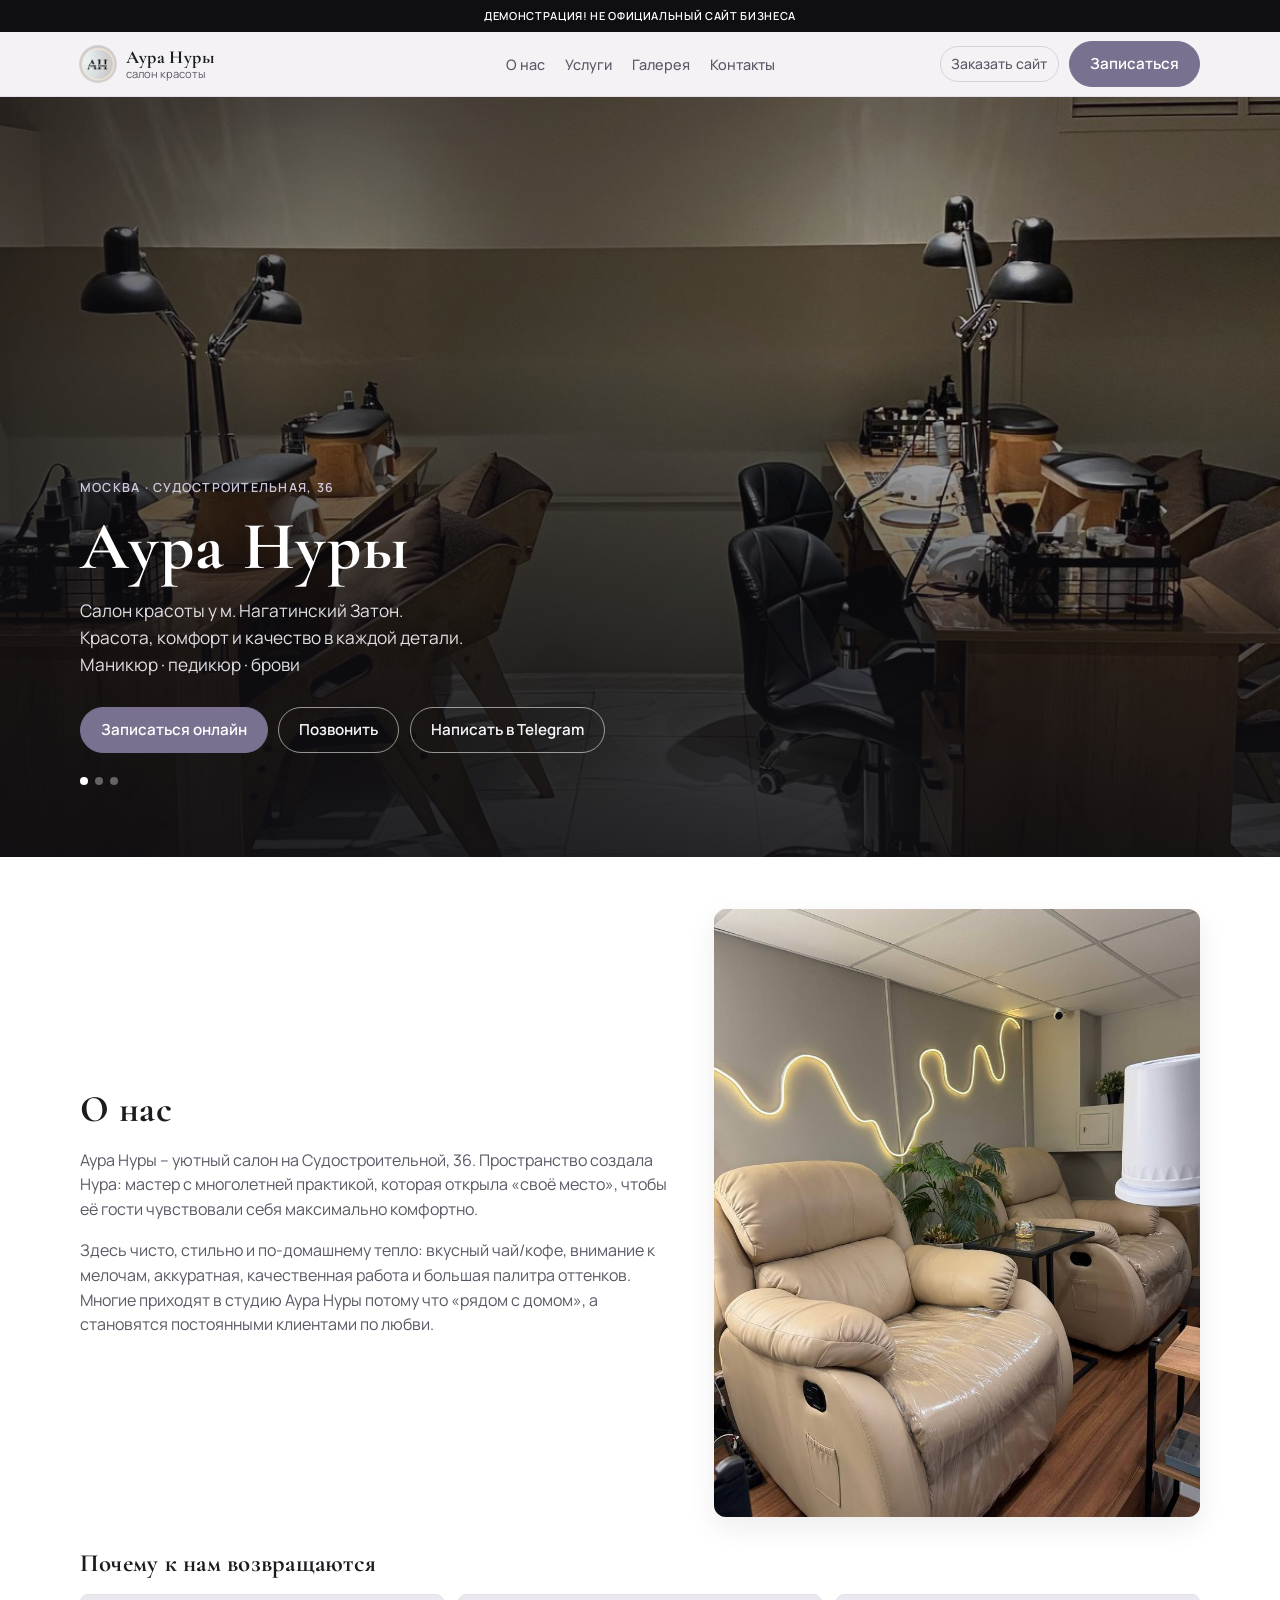
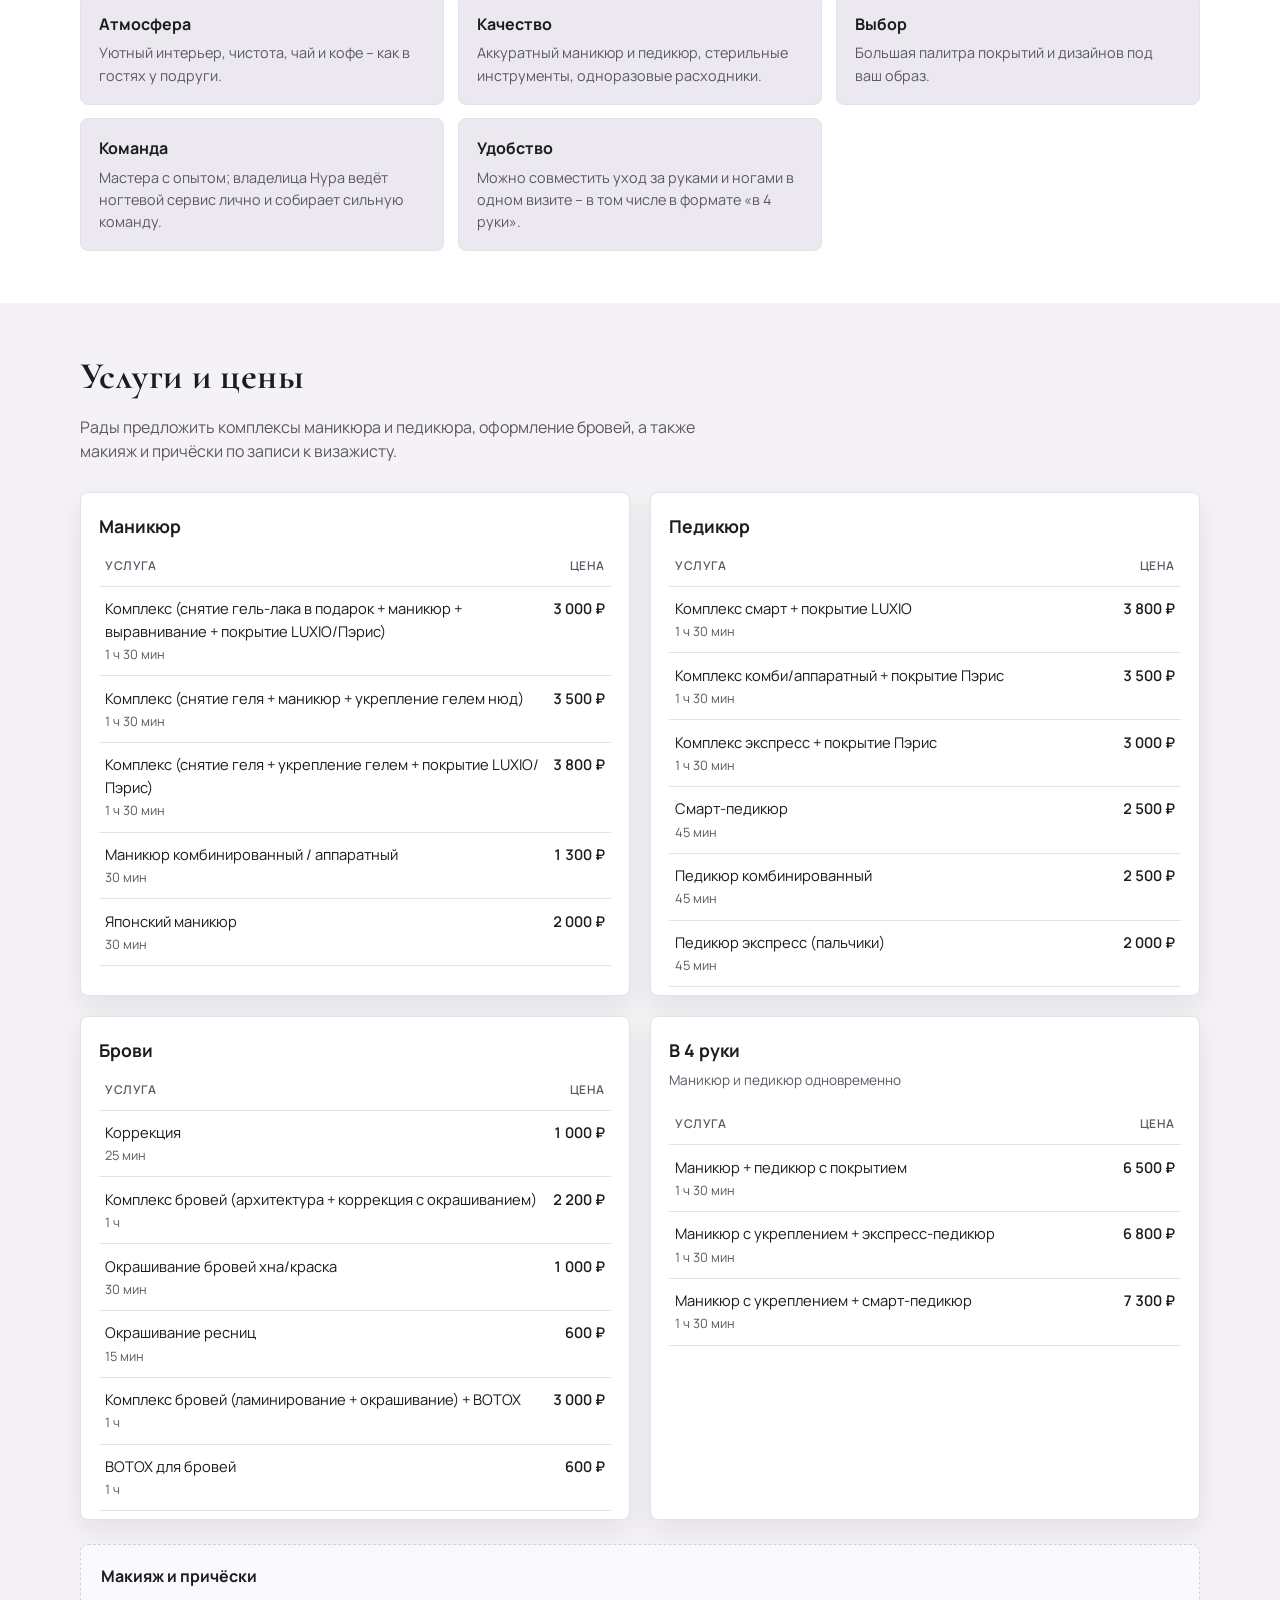
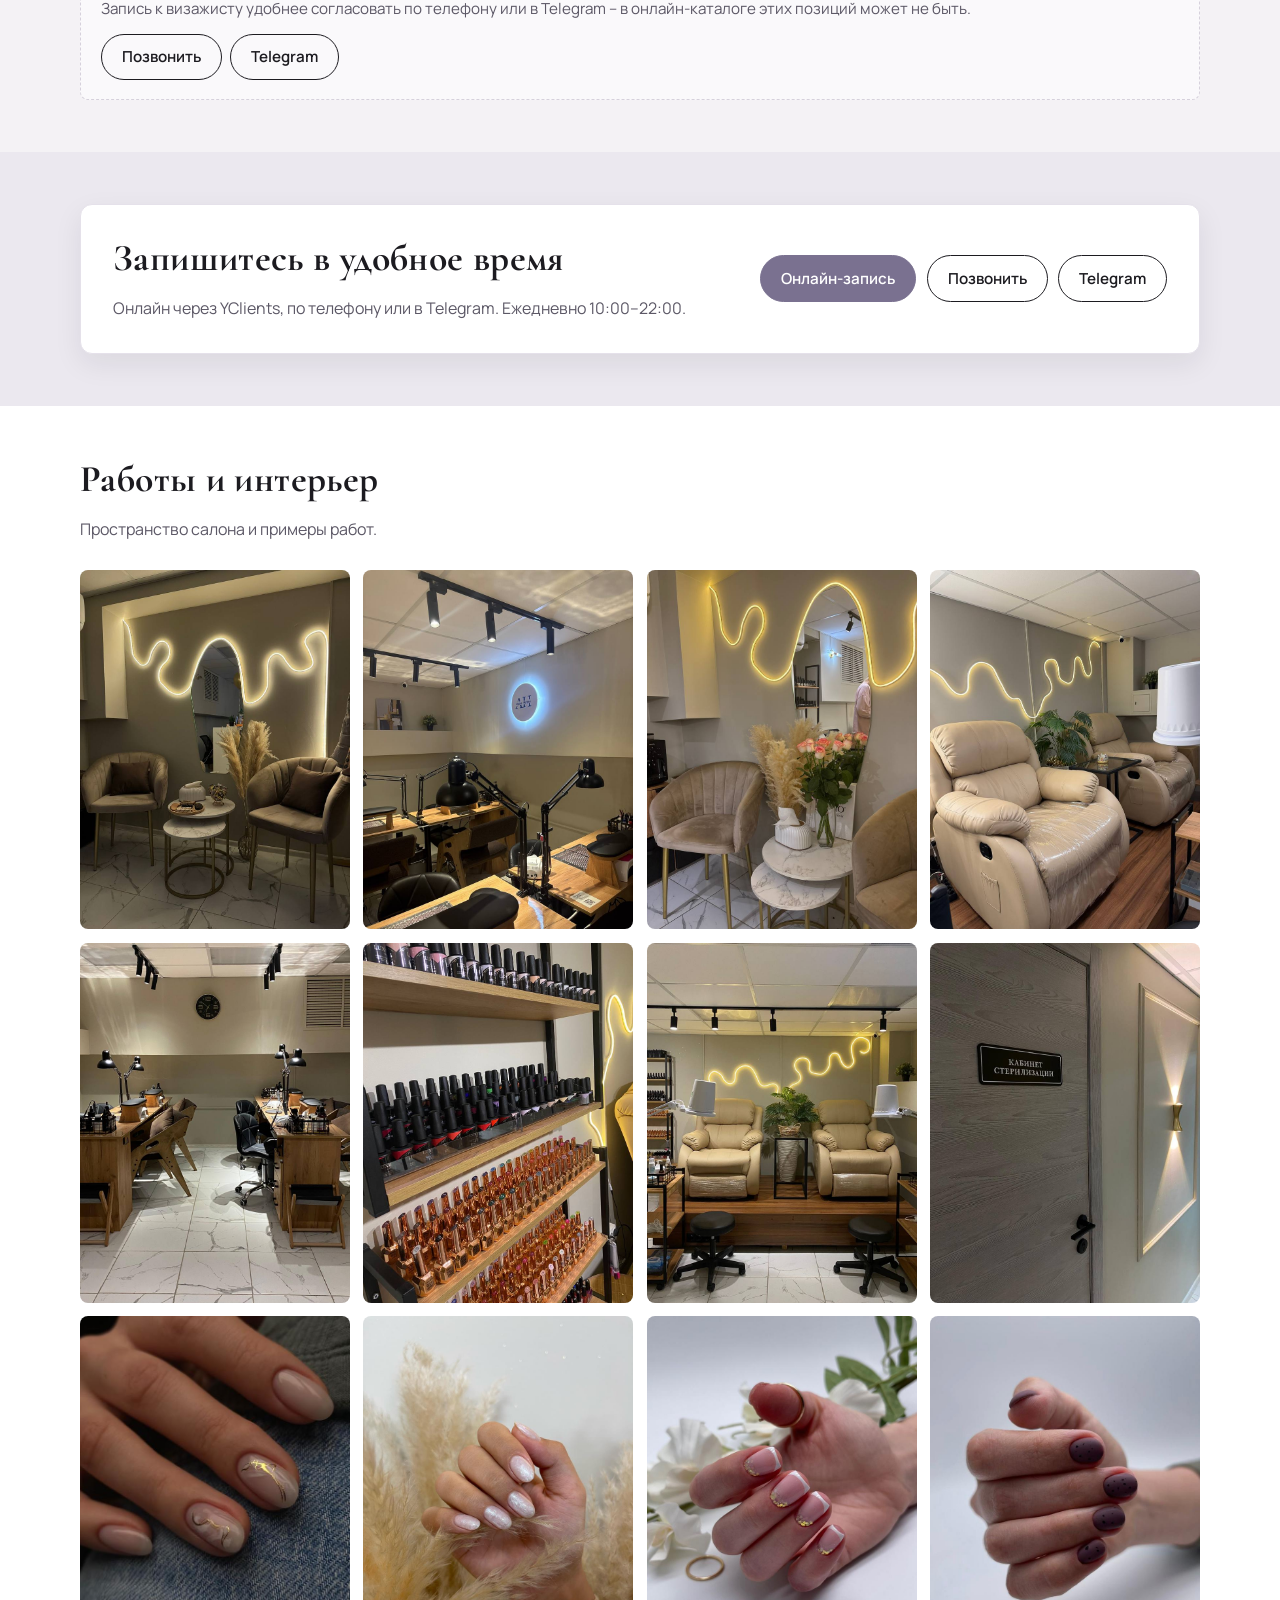
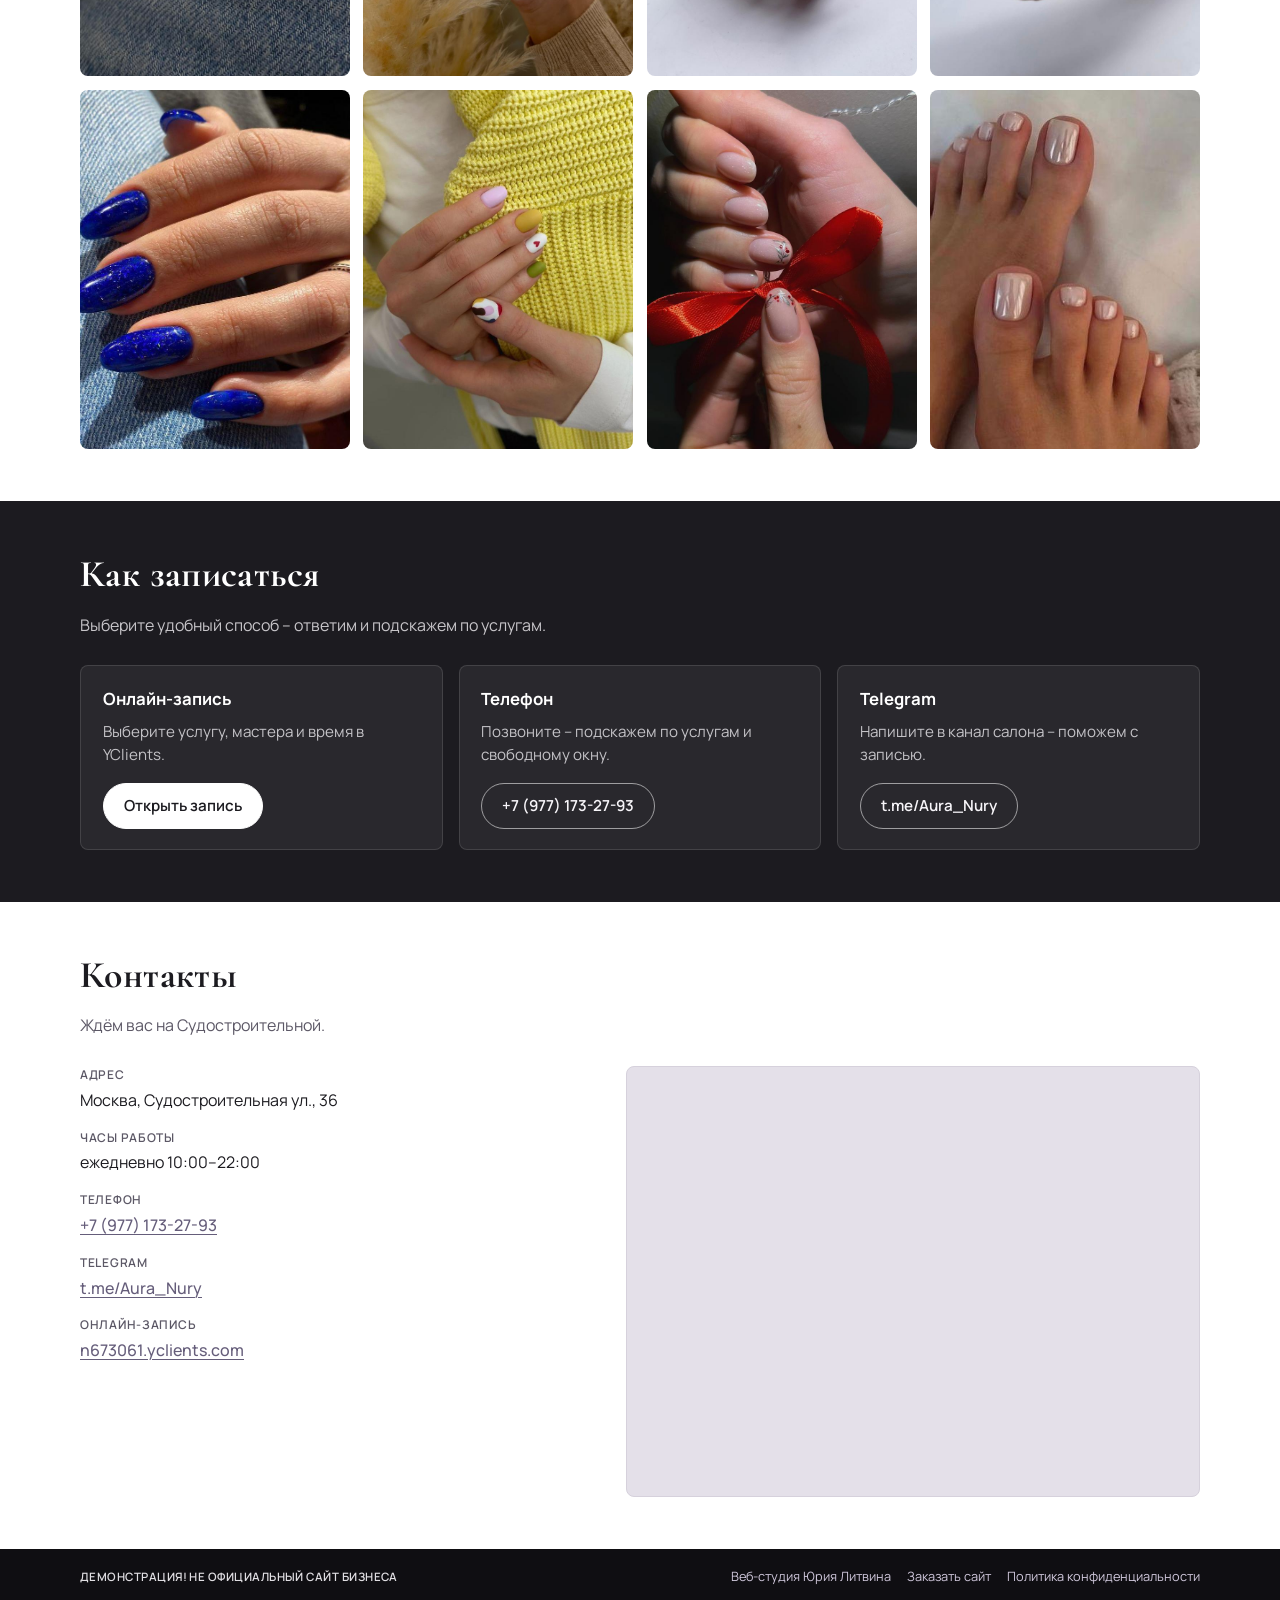
<file: index.html>
<!DOCTYPE html>
<html lang="ru">
<head>
  <meta charset="utf-8">
  <meta name="viewport" content="width=device-width, initial-scale=1.0">
  <meta name="robots" content="noindex, nofollow">
  <title>Аура Нуры – салон красоты у м. Нагатинский Затон</title>
  <meta name="description" content="Салон красоты «Аура Нуры» в Москве на Судостроительной, 36: маникюр, педикюр, брови. Уют, чистота и качество. Запись онлайн. Ежедневно 10:00–22:00.">
  <meta name="theme-color" content="#7a7190">

  <link rel="icon" sizes="any" href="logos/favicon.ico">
  <link rel="icon" type="image/png" sizes="32x32" href="logos/favicon-32x32.png">
  <link rel="apple-touch-icon" sizes="180x180" href="logos/apple-touch-icon.png">
  <link rel="preload" href="fonts/manrope-400.ttf" as="font" type="font/ttf" crossorigin>
  <link rel="preload" href="fonts/cormorant-garamond-700.ttf" as="font" type="font/ttf" crossorigin>
  <link rel="stylesheet" href="css/fonts.css">
  <link rel="stylesheet" href="css/styles.css">
</head>
<body>
  <a class="skip-link" href="#main">К содержанию</a>

  <div class="demo-strip" role="note">ДЕМОНСТРАЦИЯ! НЕ ОФИЦИАЛЬНЫЙ САЙТ БИЗНЕСА</div>

  <header class="site-header">
    <div class="wrap header-inner">
      <a class="brand" href="index.html">
        <img src="logos/logo.jpg" width="36" height="36" alt="">
        <span class="brand-text">
          <span class="brand-name">Аура Нуры</span>
          <span class="brand-sub">салон красоты</span>
        </span>
      </a>

      <nav class="header-nav" aria-label="Разделы">
        <ul class="nav-desktop">
          <li><a href="#about">О нас</a></li>
          <li><a href="#services">Услуги</a></li>
          <li><a href="#gallery">Галерея</a></li>
          <li><a href="#contacts">Контакты</a></li>
        </ul>
      </nav>

      <div class="header-actions">
        <a class="header-order" href="https://litviniuv.ru/webstudio/order/?c=a9nr">Заказать сайт</a>
        <a class="btn btn-primary header-cta" href="https://n673061.yclients.com/">Записаться</a>
      </div>

      <button class="burger" type="button" aria-expanded="false" aria-controls="mobile-nav" aria-label="Открыть меню">
        <span class="burger-lines" aria-hidden="true"><span></span><span></span><span></span></span>
      </button>
    </div>

    <div class="mobile-nav" id="mobile-nav">
      <div class="wrap">
        <nav aria-label="Мобильное меню">
          <ul>
            <li><a href="https://litviniuv.ru/webstudio/order/?c=a9nr">Заказать сайт</a></li>
            <li><a href="#about">О нас</a></li>
            <li><a href="#services">Услуги</a></li>
            <li><a href="#gallery">Галерея</a></li>
            <li><a href="#booking">Запись</a></li>
            <li><a href="#contacts">Контакты</a></li>
          </ul>
        </nav>
      </div>
    </div>
  </header>

  <main id="main">
    <section class="hero-photo" aria-labelledby="hero-title">
      <div class="hero-slides" aria-hidden="true">
        <img class="hero-slide is-active" src="images/hero-01-workstations.jpg" width="1200" height="1600" alt="" fetchpriority="high">
        <img class="hero-slide" src="images/hero-02-pedicure-zone.jpg" width="1200" height="1600" alt="" loading="lazy">
        <img class="hero-slide" src="images/hero-03-gel-palette.jpg" width="1200" height="1600" alt="" loading="lazy">
      </div>
      <div class="hero-scrim" aria-hidden="true"></div>
      <div class="hero-content">
        <p class="hero-kicker">Москва · Судостроительная, 36</p>
        <h1 id="hero-title">Аура Нуры</h1>
        <p class="hero-lead">
          <span>Салон красоты у м. Нагатинский Затон.</span>
          <span>Красота, комфорт и качество в каждой детали.</span>
          <span>Маникюр · педикюр · брови</span>
        </p>
        <div class="hero-actions">
          <a class="btn btn-primary" href="https://n673061.yclients.com/">Записаться онлайн</a>
          <a class="btn btn-ghost-light" href="tel:+79771732793">Позвонить</a>
          <a class="btn btn-ghost-light" href="https://t.me/Aura_Nury">Написать в Telegram</a>
        </div>
        <div class="hero-dots" role="group" aria-label="Слайды героя">
          <button type="button" class="hero-dot is-active" aria-label="Слайд 1"></button>
          <button type="button" class="hero-dot" aria-label="Слайд 2"></button>
          <button type="button" class="hero-dot" aria-label="Слайд 3"></button>
        </div>
      </div>
    </section>

    <section class="section section-surface" id="about" aria-labelledby="about-title">
      <div class="wrap">
        <div class="about-grid">
          <div class="about-copy">
            <h2 class="section-title" id="about-title">О нас</h2>
            <p>Аура Нуры – уютный салон на Судостроительной, 36. Пространство создала Нура: мастер с многолетней практикой, которая открыла «своё место», чтобы её гости чувствовали себя максимально комфортно.</p>
            <p>Здесь чисто, стильно и по-домашнему тепло: вкусный чай/кофе, внимание к мелочам, аккуратная, качественная работа и большая палитра оттенков. Многие приходят в студию Аура Нуры потому что «рядом с домом», а становятся постоянными клиентами по любви.</p>
          </div>
          <div class="about-visual">
            <img src="images/interior-pedicure-armchairs.jpg" width="825" height="1100" alt="Зона педикюра в салоне Аура Нуры" loading="lazy">
          </div>
        </div>
        <h3 class="about-why-heading">Почему к нам возвращаются</h3>
        <div class="why-grid">
          <article class="why-card">
            <h3>Атмосфера</h3>
            <p>Уютный интерьер, чистота, чай и кофе – как в гостях у подруги.</p>
          </article>
          <article class="why-card">
            <h3>Качество</h3>
            <p>Аккуратный маникюр и педикюр, стерильные инструменты, одноразовые расходники.</p>
          </article>
          <article class="why-card">
            <h3>Выбор</h3>
            <p>Большая палитра покрытий и дизайнов под ваш образ.</p>
          </article>
          <article class="why-card">
            <h3>Команда</h3>
            <p>Мастера с опытом; владелица Нура ведёт ногтевой сервис лично и собирает сильную команду.</p>
          </article>
          <article class="why-card">
            <h3>Удобство</h3>
            <p>Можно совместить уход за руками и ногами в одном визите – в том числе в формате «в 4 руки».</p>
          </article>
        </div>
      </div>
    </section>

    <section class="section" id="services" aria-labelledby="services-title">
      <div class="wrap">
        <h2 class="section-title" id="services-title">Услуги и цены</h2>
        <p class="section-lead">Рады предложить комплексы маникюра и педикюра, оформление бровей, а также макияж и причёски по записи к визажисту.</p>

        <div class="price-groups">
          <div class="price-group">
            <h3>Маникюр</h3>
            <div class="price-table-scroll">
              <table class="price-table">
                <thead>
                  <tr><th>Услуга</th><th>Цена</th></tr>
                </thead>
                <tbody>
                  <tr>
                    <td>Комплекс (снятие гель-лака в подарок + маникюр + выравнивание + покрытие LUXIO/Пэрис)<span class="dur">1 ч 30 мин</span></td>
                    <td>3 000 ₽</td>
                  </tr>
                  <tr>
                    <td>Комплекс (снятие геля + маникюр + укрепление гелем нюд)<span class="dur">1 ч 30 мин</span></td>
                    <td>3 500 ₽</td>
                  </tr>
                  <tr>
                    <td>Комплекс (снятие геля + укрепление гелем + покрытие LUXIO/Пэрис)<span class="dur">1 ч 30 мин</span></td>
                    <td>3 800 ₽</td>
                  </tr>
                  <tr>
                    <td>Маникюр комбинированный / аппаратный<span class="dur">30 мин</span></td>
                    <td>1 300 ₽</td>
                  </tr>
                  <tr>
                    <td>Японский маникюр<span class="dur">30 мин</span></td>
                    <td>2 000 ₽</td>
                  </tr>
                </tbody>
              </table>
            </div>
          </div>

          <div class="price-group">
            <h3>Педикюр</h3>
            <div class="price-table-scroll">
              <table class="price-table">
                <thead>
                  <tr><th>Услуга</th><th>Цена</th></tr>
                </thead>
                <tbody>
                  <tr>
                    <td>Комплекс смарт + покрытие LUXIO<span class="dur">1 ч 30 мин</span></td>
                    <td>3 800 ₽</td>
                  </tr>
                  <tr>
                    <td>Комплекс комби/аппаратный + покрытие Пэрис<span class="dur">1 ч 30 мин</span></td>
                    <td>3 500 ₽</td>
                  </tr>
                  <tr>
                    <td>Комплекс экспресс + покрытие Пэрис<span class="dur">1 ч 30 мин</span></td>
                    <td>3 000 ₽</td>
                  </tr>
                  <tr>
                    <td>Смарт-педикюр<span class="dur">45 мин</span></td>
                    <td>2 500 ₽</td>
                  </tr>
                  <tr>
                    <td>Педикюр комбинированный<span class="dur">45 мин</span></td>
                    <td>2 500 ₽</td>
                  </tr>
                  <tr>
                    <td>Педикюр экспресс (пальчики)<span class="dur">45 мин</span></td>
                    <td>2 000 ₽</td>
                  </tr>
                </tbody>
              </table>
            </div>
          </div>

          <div class="price-group">
            <h3>Брови</h3>
            <div class="price-table-scroll">
              <table class="price-table">
                <thead>
                  <tr><th>Услуга</th><th>Цена</th></tr>
                </thead>
                <tbody>
                  <tr>
                    <td>Коррекция<span class="dur">25 мин</span></td>
                    <td>1 000 ₽</td>
                  </tr>
                  <tr>
                    <td>Комплекс бровей (архитектура + коррекция с окрашиванием)<span class="dur">1 ч</span></td>
                    <td>2 200 ₽</td>
                  </tr>
                  <tr>
                    <td>Окрашивание бровей хна/краска<span class="dur">30 мин</span></td>
                    <td>1 000 ₽</td>
                  </tr>
                  <tr>
                    <td>Окрашивание ресниц<span class="dur">15 мин</span></td>
                    <td>600 ₽</td>
                  </tr>
                  <tr>
                    <td>Комплекс бровей (ламинирование + окрашивание) + BOTOX<span class="dur">1 ч</span></td>
                    <td>3 000 ₽</td>
                  </tr>
                  <tr>
                    <td>BOTOX для бровей<span class="dur">1 ч</span></td>
                    <td>600 ₽</td>
                  </tr>
                </tbody>
              </table>
            </div>
          </div>

          <div class="price-group">
            <h3>В 4 руки</h3>
            <p class="tier-note">Маникюр и педикюр одновременно</p>
            <div class="price-table-scroll">
              <table class="price-table">
                <thead>
                  <tr><th>Услуга</th><th>Цена</th></tr>
                </thead>
                <tbody>
                  <tr>
                    <td>Маникюр + педикюр с покрытием<span class="dur">1 ч 30 мин</span></td>
                    <td>6 500 ₽</td>
                  </tr>
                  <tr>
                    <td>Маникюр с укреплением + экспресс-педикюр<span class="dur">1 ч 30 мин</span></td>
                    <td>6 800 ₽</td>
                  </tr>
                  <tr>
                    <td>Маникюр с укреплением + смарт-педикюр<span class="dur">1 ч 30 мин</span></td>
                    <td>7 300 ₽</td>
                  </tr>
                </tbody>
              </table>
            </div>
          </div>
        </div>

        <div class="services-extra">
          <h3>Макияж и причёски</h3>
          <p>Запись к визажисту удобнее согласовать по телефону или в Telegram – в онлайн-каталоге этих позиций может не быть.</p>
          <div class="services-extra-actions">
            <a class="btn btn-ghost" href="tel:+79771732793">Позвонить</a>
            <a class="btn btn-ghost" href="https://t.me/Aura_Nury">Telegram</a>
          </div>
        </div>

      </div>
    </section>

    <section class="section section-alt" id="offer" aria-labelledby="offer-title">
      <div class="wrap offer-box">
        <div>
          <h2 class="section-title" id="offer-title">Запишитесь в удобное время</h2>
          <p class="section-lead" style="margin-bottom:0">Онлайн через YClients, по телефону или в Telegram. Ежедневно 10:00–22:00.</p>
        </div>
        <div class="offer-actions">
          <a class="btn btn-primary" href="https://n673061.yclients.com/">Онлайн-запись</a>
          <a class="btn btn-ghost" href="tel:+79771732793">Позвонить</a>
          <a class="btn btn-ghost" href="https://t.me/Aura_Nury">Telegram</a>
        </div>
      </div>
    </section>

    <section class="section section-surface" id="gallery" aria-labelledby="gallery-title">
      <div class="wrap">
        <h2 class="section-title" id="gallery-title">Работы и интерьер</h2>
        <p class="section-lead">Пространство салона и примеры работ.</p>
        <div class="gallery-grid">
          <figure><img src="images/interior-lounge-neon-arch.jpg" width="825" height="1100" alt="Зона ожидания с неоновой аркой" loading="lazy"></figure>
          <figure><img src="images/interior-manicure-room-logo-wall.jpg" width="824" height="1100" alt="Маникюрный зал с вывеской на стене" loading="lazy"></figure>
          <figure><img src="images/interior-lounge-flowers.jpg" width="824" height="1100" alt="Уютная зона отдыха с цветами" loading="lazy"></figure>
          <figure><img src="images/interior-pedicure-armchairs.jpg" width="825" height="1100" alt="Кресла зоны педикюра" loading="lazy"></figure>
          <figure><img src="images/interior-manicure-workstations.jpg" width="1028" height="1100" alt="Рабочие места мастеров маникюра" loading="lazy"></figure>
          <figure><img src="images/interior-gel-polish-palette.jpg" width="825" height="1100" alt="Палитра гель-лаков" loading="lazy"></figure>
          <figure><img src="images/interior-pedicure-zone.jpg" width="939" height="1100" alt="Зона педикюра" loading="lazy"></figure>
          <figure><img src="images/interior-sterilization-room-door.jpg" width="825" height="1100" alt="Кабинет стерилизации" loading="lazy"></figure>
          <figure><img src="images/work-manicure-nude-gold-design.jpg" width="562" height="1000" alt="Нюдовый маникюр с золотом" loading="lazy"></figure>
          <figure><img src="images/work-manicure-milky-pampas.jpg" width="750" height="1000" alt="Молочный маникюр" loading="lazy"></figure>
          <figure><img src="images/work-manicure-pink-gold-lines.jpg" width="750" height="1000" alt="Розовый маникюр с линиями" loading="lazy"></figure>
          <figure><img src="images/work-manicure-burgundy.jpg" width="750" height="1000" alt="Бордовый маникюр" loading="lazy"></figure>
          <figure><img src="images/work-manicure-cobalt-blue.jpg" width="828" height="811" alt="Кобальтовый маникюр" loading="lazy"></figure>
          <figure><img src="images/work-manicure-colorful-art.jpg" width="832" height="1000" alt="Дизайн с ярким рисунком" loading="lazy"></figure>
          <figure><img src="images/work-manicure-nude-floral.jpg" width="750" height="1000" alt="Нюд с цветочным дизайном" loading="lazy"></figure>
          <figure><img src="images/work-pedicure-nude-chrome.jpg" width="685" height="621" alt="Педикюр нюд с хромом" loading="lazy"></figure>
        </div>
      </div>
    </section>

    <section class="section section-dark" id="booking" aria-labelledby="booking-title">
      <div class="wrap">
        <h2 class="section-title" id="booking-title">Как записаться</h2>
        <p class="section-lead">Выберите удобный способ – ответим и подскажем по услугам.</p>
        <div class="book-cards">
          <div class="book-card">
            <h3>Онлайн-запись</h3>
            <p>Выберите услугу, мастера и время в YClients.</p>
            <a class="btn btn-light" href="https://n673061.yclients.com/">Открыть запись</a>
          </div>
          <div class="book-card">
            <h3>Телефон</h3>
            <p>Позвоните – подскажем по услугам и свободному окну.</p>
            <a class="btn btn-ghost-light" href="tel:+79771732793">+7 (977) 173-27-93</a>
          </div>
          <div class="book-card">
            <h3>Telegram</h3>
            <p>Напишите в канал салона – поможем с записью.</p>
            <a class="btn btn-ghost-light" href="https://t.me/Aura_Nury">t.me/Aura_Nury</a>
          </div>
        </div>
      </div>
    </section>

    <section class="section section-surface" id="contacts" aria-labelledby="contacts-title">
      <div class="wrap">
        <h2 class="section-title" id="contacts-title">Контакты</h2>
        <p class="section-lead">Ждём вас на Судостроительной.</p>
        <div class="contacts-grid">
          <ul class="contacts-list">
            <li>
              <span class="contacts-label">Адрес</span>
              <span>Москва, Судостроительная ул., 36</span>
            </li>
            <li>
              <span class="contacts-label">Часы работы</span>
              <span>ежедневно 10:00–22:00</span>
            </li>
            <li>
              <span class="contacts-label">Телефон</span>
              <a href="tel:+79771732793">+7 (977) 173-27-93</a>
            </li>
            <li>
              <span class="contacts-label">Telegram</span>
              <a href="https://t.me/Aura_Nury">t.me/Aura_Nury</a>
            </li>
            <li>
              <span class="contacts-label">Онлайн-запись</span>
              <a href="https://n673061.yclients.com/">n673061.yclients.com</a>
            </li>
          </ul>
          <div class="map-wrap">
            <iframe
              title="Аура Нуры на карте"
              src="https://yandex.ru/map-widget/v1/?ll=37.687832%2C55.684287&amp;z=16&amp;pt=37.687832%2C55.684287%2Cpm2rdm"
              allowfullscreen
              loading="lazy"
              referrerpolicy="no-referrer-when-downgrade"></iframe>
          </div>
        </div>
      </div>
    </section>
  </main>

  <footer class="site-footer">
    <div class="wrap footer-line">
      <span class="footer-demo">ДЕМОНСТРАЦИЯ! НЕ ОФИЦИАЛЬНЫЙ САЙТ БИЗНЕСА</span>
      <div class="footer-links">
        <a href="https://litviniuv.ru/webstudio/">Веб-студия Юрия Литвина</a>
        <a href="https://litviniuv.ru/webstudio/order/?c=a9nr">Заказать сайт</a>
        <a class="privacy-link" href="privacy-policy/">Политика конфиденциальности</a>
      </div>
    </div>
  </footer>

  <script src="js/main.js" defer></script>
</body>
</html>
</file>
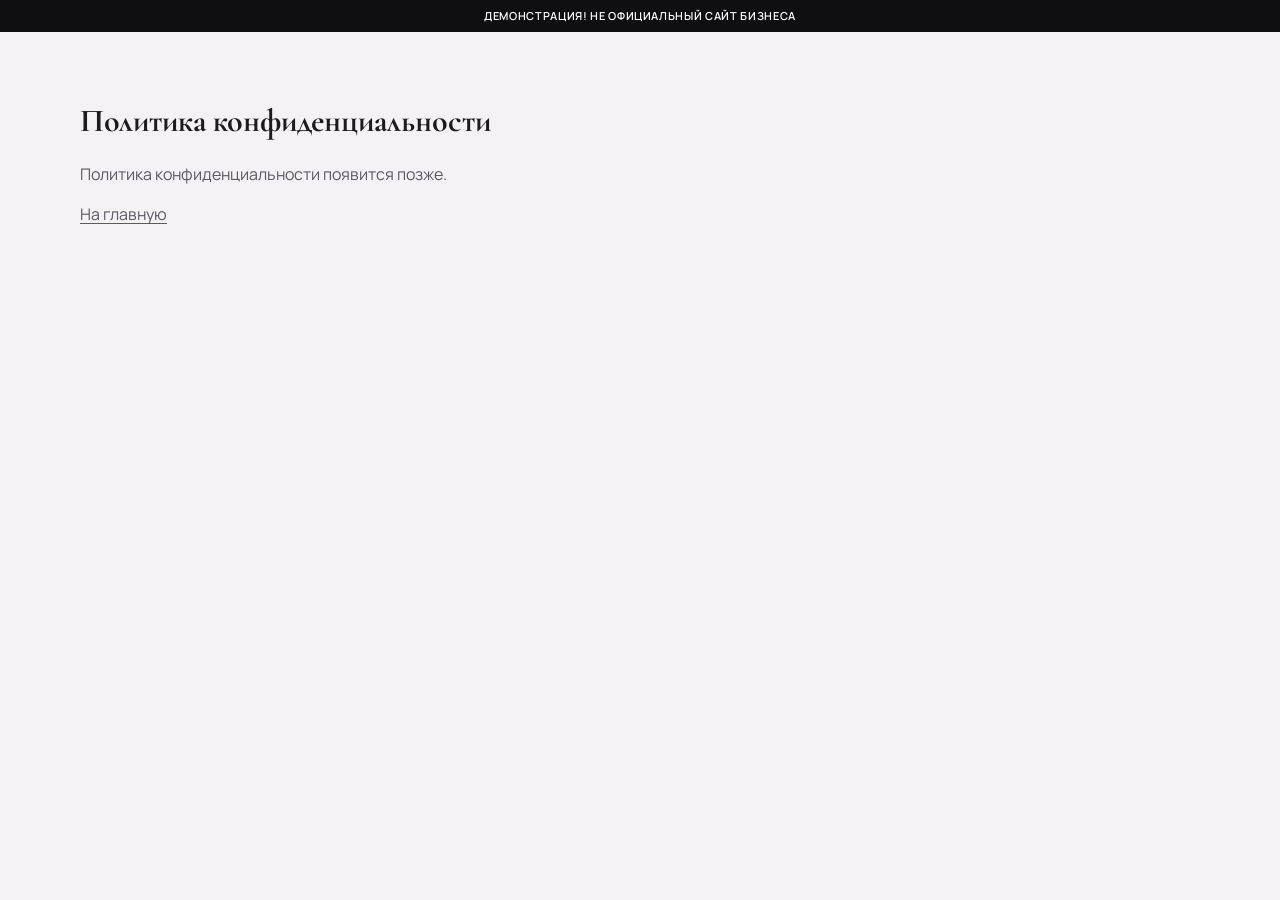
<file: privacy-policy/index.html>
<!DOCTYPE html>
<html lang="ru">
<head>
  <meta charset="utf-8">
  <meta name="viewport" content="width=device-width, initial-scale=1.0">
  <meta name="robots" content="noindex, nofollow">
  <title>Политика конфиденциальности – Аура Нуры</title>
  <meta name="theme-color" content="#7a7190">
  <link rel="icon" sizes="any" href="../logos/favicon.ico">
  <link rel="icon" type="image/png" sizes="32x32" href="../logos/favicon-32x32.png">
  <link rel="apple-touch-icon" sizes="180x180" href="../logos/apple-touch-icon.png">
  <link rel="stylesheet" href="../css/fonts.css">
  <link rel="stylesheet" href="../css/styles.css">
</head>
<body>
  <div class="demo-strip" role="note">ДЕМОНСТРАЦИЯ! НЕ ОФИЦИАЛЬНЫЙ САЙТ БИЗНЕСА</div>
  <main class="page-shell">
    <div class="wrap">
      <h1>Политика конфиденциальности</h1>
      <p>Политика конфиденциальности появится позже.</p>
      <p><a href="../index.html">На главную</a></p>
    </div>
  </main>
</body>
</html>
</file>
<file: css/fonts.css>
/* Cormorant Garamond (display) + Manrope (body) – OFL, self-hosted */
@font-face {
  font-family: "Cormorant Garamond";
  font-style: normal;
  font-weight: 600;
  font-display: swap;
  src: url("../fonts/cormorant-garamond-600.ttf") format("truetype");
}
@font-face {
  font-family: "Cormorant Garamond";
  font-style: normal;
  font-weight: 700;
  font-display: swap;
  src: url("../fonts/cormorant-garamond-700.ttf") format("truetype");
}
@font-face {
  font-family: "Manrope";
  font-style: normal;
  font-weight: 400;
  font-display: swap;
  src: url("../fonts/manrope-400.ttf") format("truetype");
}
@font-face {
  font-family: "Manrope";
  font-style: normal;
  font-weight: 500;
  font-display: swap;
  src: url("../fonts/manrope-500.ttf") format("truetype");
}
@font-face {
  font-family: "Manrope";
  font-style: normal;
  font-weight: 600;
  font-display: swap;
  src: url("../fonts/manrope-600.ttf") format("truetype");
}
@font-face {
  font-family: "Manrope";
  font-style: normal;
  font-weight: 700;
  font-display: swap;
  src: url("../fonts/manrope-700.ttf") format("truetype");
}
</file>
<file: css/styles.css>
/* Аура Нуры – demo C2. Fork B palette from logo (silvery / lavender-gray). */
:root {
  --bg: #f4f2f5;
  --bg-soft: #ebe8ef;
  --bg-alt: #e4e0e9;
  --surface: #ffffff;
  --ink: #1c1b20;
  --ink-deep: #0f0e12;
  --muted: #5c5866;
  --muted-2: #6e6978;
  --line: #d6d1dc;
  --line-soft: #e5e1ea;
  --accent: #7a7190;
  --accent-hover: #655d7a;
  --accent-soft: #9a92a8;
  --on-accent: #ffffff;
  --hero-ink: #f7f5f9;
  --max: 1120px;
  --header-h: 64px;
  --strip-h: 32px;
  --font: "Manrope", system-ui, -apple-system, "Segoe UI", Roboto, Arial, sans-serif;
  --font-display: "Cormorant Garamond", "Times New Roman", Georgia, serif;
  --radius: 8px;
  --shadow: 0 10px 28px rgba(28, 27, 32, 0.08);
}

*,
*::before,
*::after {
  box-sizing: border-box;
}

html {
  scroll-behavior: smooth;
}

#about,
#services,
#offer,
#gallery,
#booking,
#contacts {
  scroll-margin-top: calc(var(--strip-h) + var(--header-h) + 0.5rem);
}

body {
  margin: 0;
  font-family: var(--font);
  font-weight: 400;
  font-size: 16px;
  line-height: 1.55;
  color: var(--ink);
  background: var(--bg);
  -webkit-font-smoothing: antialiased;
  overflow-x: hidden;
}

img {
  max-width: 100%;
  height: auto;
  display: block;
}

a {
  color: inherit;
  text-decoration-thickness: 1px;
  text-underline-offset: 0.18em;
}

a:hover {
  opacity: 0.88;
}

:focus-visible {
  outline: 2px solid var(--accent);
  outline-offset: 3px;
}

.skip-link {
  position: absolute;
  left: -9999px;
  top: 0;
  background: var(--ink);
  color: var(--on-accent);
  padding: 0.5rem 1rem;
  z-index: 10000;
}

.skip-link:focus {
  left: 0.5rem;
  top: 0.5rem;
}

.wrap {
  width: min(100% - 2rem, var(--max));
  margin-inline: auto;
}

/* Demo strip */
.demo-strip {
  position: sticky;
  top: 0;
  z-index: 1001;
  background: var(--ink-deep);
  color: var(--on-accent);
  text-align: center;
  font-size: 11px;
  font-weight: 600;
  letter-spacing: 0.06em;
  text-transform: uppercase;
  line-height: var(--strip-h);
  height: var(--strip-h);
  padding: 0 0.75rem;
  white-space: nowrap;
  overflow: hidden;
  text-overflow: ellipsis;
}

/* Sticky header */
.site-header {
  position: sticky;
  top: var(--strip-h);
  z-index: 1000;
  background: rgba(244, 242, 245, 0.92);
  backdrop-filter: blur(10px);
  -webkit-backdrop-filter: blur(10px);
  border-bottom: 1px solid var(--line-soft);
}

.header-inner {
  display: flex;
  align-items: center;
  gap: 0.75rem;
  min-height: var(--header-h);
}

.header-nav {
  display: none;
}

.header-actions {
  display: flex;
  align-items: center;
  gap: 0.65rem;
  margin-left: auto;
}

.brand {
  display: flex;
  align-items: center;
  gap: 0.6rem;
  text-decoration: none;
  min-width: 0;
  flex-shrink: 1;
}

.brand img {
  width: 36px;
  height: 36px;
  border-radius: 50%;
  object-fit: cover;
  flex-shrink: 0;
  box-shadow: 0 0 0 1px rgba(122, 113, 144, 0.25);
}

.brand-text {
  display: flex;
  flex-direction: column;
  min-width: 0;
  line-height: 1.15;
}

.brand-name {
  font-family: var(--font-display);
  font-weight: 700;
  font-size: 1.15rem;
  letter-spacing: 0.02em;
  white-space: nowrap;
  overflow: hidden;
  text-overflow: ellipsis;
}

.brand-sub {
  font-size: 0.7rem;
  color: var(--muted);
  white-space: nowrap;
}

.header-order {
  display: none;
  text-decoration: none;
  font-size: 0.875rem;
  font-weight: 500;
  color: var(--muted);
  padding: 0.4rem 0.65rem;
  border: 1px solid var(--line);
  border-radius: 999px;
  white-space: nowrap;
}

.header-order:hover {
  opacity: 1;
  color: var(--ink);
  border-color: var(--accent-soft);
}

.nav-desktop {
  display: none;
  list-style: none;
  margin: 0;
  padding: 0;
  gap: 1.1rem;
}

.nav-desktop a {
  text-decoration: none;
  font-size: 0.9rem;
  font-weight: 500;
  color: var(--muted);
}

.nav-desktop a:hover {
  opacity: 1;
  color: var(--ink);
}

.header-cta {
  flex-shrink: 0;
}

.burger {
  display: inline-flex;
  align-items: center;
  justify-content: center;
  width: 44px;
  height: 44px;
  margin: 0;
  padding: 0;
  border: 1px solid var(--line);
  border-radius: var(--radius);
  background: var(--surface);
  cursor: pointer;
  flex-shrink: 0;
}

.burger-lines {
  display: flex;
  flex-direction: column;
  gap: 5px;
  width: 18px;
}

.burger-lines span {
  display: block;
  height: 2px;
  background: var(--ink);
  border-radius: 1px;
}

.mobile-nav {
  display: none;
  border-top: 1px solid var(--line-soft);
  background: var(--surface);
  max-height: 0;
  overflow: hidden;
}

.mobile-nav.is-open {
  display: block;
  max-height: min(70vh, 28rem);
}

.mobile-nav ul {
  list-style: none;
  margin: 0;
  padding: 0.5rem 0 1rem;
  display: grid;
  gap: 0.25rem;
}

.mobile-nav a {
  display: block;
  text-decoration: none;
  padding: 0.85rem 0;
  font-weight: 500;
  min-height: 44px;
}

body.menu-open {
  overflow: hidden;
  position: fixed;
  left: 0;
  right: 0;
  width: 100%;
}

/* Keep sticky chrome on-screen while body is fixed + top:-scrollY */
body.menu-open .demo-strip {
  position: fixed;
  top: 0;
  left: 0;
  right: 0;
  z-index: 1001;
}

body.menu-open .site-header {
  position: fixed;
  top: var(--strip-h);
  left: 0;
  right: 0;
  z-index: 1000;
}

body.menu-open .mobile-nav.is-open {
  max-height: calc(100dvh - var(--strip-h) - var(--header-h));
  max-height: calc(100vh - var(--strip-h) - var(--header-h));
  overflow-y: auto;
  -webkit-overflow-scrolling: touch;
}

/* Buttons */
.btn {
  display: inline-flex;
  align-items: center;
  justify-content: center;
  gap: 0.35rem;
  min-height: 44px;
  padding: 0.65rem 1.25rem;
  border-radius: 999px;
  border: 1px solid transparent;
  font-family: inherit;
  font-size: 0.95rem;
  font-weight: 600;
  text-decoration: none;
  cursor: pointer;
  transition: background 0.15s ease, color 0.15s ease, border-color 0.15s ease;
  white-space: nowrap;
}

.btn:hover {
  opacity: 1;
}

.btn-primary {
  background: var(--accent);
  color: var(--on-accent);
  border-color: var(--accent);
}

.btn-primary:hover {
  background: var(--accent-hover);
  border-color: var(--accent-hover);
}

.btn-ghost {
  background: transparent;
  color: var(--ink);
  border-color: var(--ink);
}

.btn-ghost:hover {
  background: var(--ink);
  color: var(--on-accent);
}

.btn-ghost-light {
  background: transparent;
  color: var(--hero-ink);
  border-color: rgba(255, 255, 255, 0.55);
}

.btn-ghost-light:hover {
  background: rgba(255, 255, 255, 0.12);
  color: #fff;
}

.btn-light {
  background: var(--surface);
  color: var(--ink);
  border-color: var(--surface);
}

.btn-light:hover {
  background: var(--bg-soft);
}

.btn-on-dark {
  background: var(--accent-soft);
  color: var(--ink-deep);
  border-color: var(--accent-soft);
}

.btn-on-dark:hover {
  background: #b0a8bc;
}

/* Cool photo hero (experiment) */
.hero-photo {
  position: relative;
  isolation: isolate;
  min-height: min(92vh, 760px);
  min-height: min(92dvh, 760px);
  display: flex;
  align-items: flex-end;
  color: var(--hero-ink);
  overflow: hidden;
  background: var(--ink-deep);
}

.hero-slides {
  position: absolute;
  inset: 0;
  z-index: 0;
}

.hero-slide {
  position: absolute;
  inset: 0;
  width: 100%;
  height: 100%;
  object-fit: cover;
  object-position: center 40%;
  opacity: 0;
  transition: opacity 1.4s ease-in-out;
  max-width: none;
}

.hero-slide.is-active {
  opacity: 1;
}

.hero-scrim {
  position: absolute;
  inset: 0;
  z-index: 1;
  background:
    linear-gradient(180deg, rgba(15, 14, 18, 0.35) 0%, rgba(15, 14, 18, 0.15) 35%, rgba(15, 14, 18, 0.72) 78%, rgba(15, 14, 18, 0.88) 100%),
    linear-gradient(90deg, rgba(15, 14, 18, 0.55) 0%, rgba(15, 14, 18, 0.2) 55%, transparent 100%);
  pointer-events: none;
}

.hero-content {
  position: relative;
  z-index: 2;
  padding: 3.5rem 0 3.25rem;
  max-width: 40rem;
  margin-right: auto;
  margin-left: max(1rem, calc((100% - var(--max)) / 2));
  width: min(100% - 2rem, 40rem);
}

.hero-kicker {
  font-size: 0.78rem;
  font-weight: 600;
  letter-spacing: 0.1em;
  text-transform: uppercase;
  color: #cfc7db;
  margin: 0 0 0.85rem;
}

.hero-photo h1 {
  margin: 0 0 1rem;
  font-family: var(--font-display);
  font-size: clamp(2.6rem, 10vw, 4.25rem);
  font-weight: 700;
  line-height: 1.05;
  letter-spacing: 0.02em;
  color: #fff;
  text-shadow: 0 2px 24px rgba(0, 0, 0, 0.35);
}

.hero-lead {
  margin: 0 0 1.75rem;
  font-size: 1.08rem;
  line-height: 1.55;
  color: rgba(247, 245, 249, 0.9);
  max-width: 28rem;
}

.hero-lead span {
  display: block;
}

.hero-actions {
  display: flex;
  flex-wrap: wrap;
  gap: 0.65rem;
}

.hero-dots {
  display: flex;
  gap: 0.45rem;
  margin-top: 1.5rem;
}

.hero-dot {
  width: 8px;
  height: 8px;
  border-radius: 50%;
  border: 0;
  padding: 0;
  background: rgba(255, 255, 255, 0.35);
  cursor: pointer;
}

.hero-dot.is-active {
  background: #fff;
}

/* Sections */
.section {
  padding: 3.25rem 0;
}

.section-surface {
  background: var(--surface);
}

.section-alt {
  background: var(--bg-soft);
}

.section-dark {
  background: var(--ink);
  color: var(--hero-ink);
}

.section-dark .section-title {
  color: #fff;
}

.section-dark .section-lead {
  color: rgba(247, 245, 249, 0.78);
}

.section-title {
  margin: 0 0 1rem;
  font-family: var(--font-display);
  font-size: clamp(1.75rem, 4vw, 2.35rem);
  font-weight: 700;
  line-height: 1.15;
  letter-spacing: 0.01em;
}

.section-lead {
  margin: 0 0 1.75rem;
  color: var(--muted);
  max-width: 42rem;
}

/* Why cards (folded into About) */
.about-why-heading {
  margin: 2rem 0 1rem;
  font-family: var(--font-display);
  font-size: clamp(1.25rem, 3vw, 1.55rem);
  font-weight: 700;
  line-height: 1.2;
  letter-spacing: 0.01em;
}

.why-grid {
  display: grid;
  gap: 0.85rem;
}

.why-card {
  background: var(--bg-soft);
  border: 1px solid var(--line-soft);
  border-radius: var(--radius);
  padding: 1.05rem 1.15rem;
  box-shadow: none;
}

.why-card h3 {
  margin: 0 0 0.35rem;
  font-size: 1rem;
  font-weight: 650;
}

.why-card p {
  margin: 0;
  color: var(--muted);
  font-size: 0.9rem;
}

/* About */
.about-grid {
  display: grid;
  gap: 1.75rem;
  align-items: center;
}

.about-copy p {
  margin: 0 0 1rem;
  color: var(--muted);
}

.about-copy p:last-child {
  margin-bottom: 0;
}

.about-visual {
  border-radius: calc(var(--radius) + 4px);
  overflow: hidden;
  box-shadow: var(--shadow);
  aspect-ratio: 4 / 5;
  background: var(--bg-alt);
}

.about-visual img {
  width: 100%;
  height: 100%;
  object-fit: cover;
}

/* Services / prices */
.price-groups {
  display: grid;
  gap: 1.25rem;
}

.price-group {
  background: var(--surface);
  border: 1px solid var(--line-soft);
  border-radius: var(--radius);
  padding: 1.25rem 1.15rem 0.5rem;
  box-shadow: var(--shadow);
}

.price-group h3 {
  margin: 0 0 0.35rem;
  font-size: 1.1rem;
}

.tier-note {
  margin: 0 0 0.85rem;
  font-size: 0.85rem;
  color: var(--muted);
}

.price-table-scroll {
  overflow-x: auto;
  -webkit-overflow-scrolling: touch;
}

.price-table {
  width: 100%;
  border-collapse: collapse;
  font-size: 0.92rem;
}

.price-table th,
.price-table td {
  text-align: left;
  padding: 0.65rem 0.35rem;
  border-bottom: 1px solid var(--line-soft);
  vertical-align: top;
}

.price-table th {
  font-size: 0.75rem;
  text-transform: uppercase;
  letter-spacing: 0.05em;
  color: var(--muted);
  font-weight: 600;
}

.price-table td:last-child,
.price-table th:last-child {
  text-align: right;
  white-space: nowrap;
  font-variant-numeric: tabular-nums;
  font-weight: 600;
}

.price-table .dur {
  display: block;
  font-size: 0.8rem;
  font-weight: 400;
  color: var(--muted);
  margin-top: 0.15rem;
}

.price-note {
  margin: 1.25rem 0 0;
  font-size: 0.9rem;
  color: var(--muted);
}

.services-extra {
  margin-top: 1.5rem;
  padding: 1.15rem 1.25rem;
  border-radius: var(--radius);
  border: 1px dashed var(--line);
  background: rgba(255, 255, 255, 0.55);
}

.services-extra h3 {
  margin: 0 0 0.5rem;
  font-size: 1rem;
}

.services-extra p {
  margin: 0 0 0.85rem;
  color: var(--muted);
  font-size: 0.95rem;
}

.services-extra-actions {
  display: flex;
  flex-wrap: wrap;
  gap: 0.5rem;
}

/* Offer strip */
.offer-box {
  display: grid;
  gap: 1.25rem;
  background: var(--surface);
  border: 1px solid var(--line-soft);
  border-radius: calc(var(--radius) + 4px);
  padding: 1.75rem 1.35rem;
  box-shadow: var(--shadow);
}

.offer-actions {
  display: flex;
  flex-wrap: wrap;
  gap: 0.65rem;
}

/* Gallery */
.gallery-grid {
  display: grid;
  grid-template-columns: repeat(2, 1fr);
  gap: 0.65rem;
}

.gallery-grid figure {
  margin: 0;
  border-radius: var(--radius);
  overflow: hidden;
  background: var(--bg-alt);
  aspect-ratio: 3 / 4;
}

.gallery-grid img {
  width: 100%;
  height: 100%;
  object-fit: cover;
}

/* Booking cards */
.book-cards {
  display: grid;
  gap: 1rem;
}

.book-card {
  background: rgba(255, 255, 255, 0.06);
  border: 1px solid rgba(255, 255, 255, 0.12);
  border-radius: var(--radius);
  padding: 1.25rem 1.35rem;
}

.book-card h3 {
  margin: 0 0 0.45rem;
  font-size: 1.05rem;
  color: #fff;
}

.book-card p {
  margin: 0 0 1rem;
  color: rgba(247, 245, 249, 0.75);
  font-size: 0.95rem;
}

/* Contacts */
.contacts-grid {
  display: grid;
  gap: 1.5rem;
}

.contacts-list {
  list-style: none;
  margin: 0;
  padding: 0;
  display: grid;
  gap: 1rem;
}

.contacts-label {
  display: block;
  font-size: 0.75rem;
  font-weight: 600;
  letter-spacing: 0.06em;
  text-transform: uppercase;
  color: var(--muted);
  margin-bottom: 0.2rem;
}

.contacts-list a {
  color: var(--accent-hover);
  font-weight: 500;
}

.map-wrap {
  position: relative;
  width: 100%;
  aspect-ratio: 4 / 3;
  border-radius: var(--radius);
  overflow: hidden;
  border: 1px solid var(--line);
  background: var(--bg-alt);
}

.map-wrap iframe {
  position: absolute;
  inset: 0;
  width: 100%;
  height: 100%;
  border: 0;
}

/* Footer */
.site-footer {
  background: var(--ink-deep);
  color: rgba(247, 245, 249, 0.78);
  padding: 1.15rem 0;
  font-size: 0.8rem;
}

.footer-line {
  display: flex;
  flex-wrap: wrap;
  gap: 0.65rem 1.25rem;
  align-items: center;
  justify-content: space-between;
}

.footer-demo {
  font-weight: 600;
  letter-spacing: 0.04em;
  text-transform: uppercase;
  font-size: 0.72rem;
  color: rgba(247, 245, 249, 0.9);
}

.footer-links {
  display: flex;
  flex-wrap: wrap;
  gap: 0.65rem 1rem;
}

.footer-links a {
  color: #cfc7db;
  text-decoration: none;
}

.footer-links a:hover {
  opacity: 1;
  text-decoration: underline;
}

/* Privacy / 404 shells */
.page-shell {
  min-height: 60vh;
  padding: 4rem 0;
}

.page-shell h1 {
  font-family: var(--font-display);
  font-size: 2rem;
  margin: 0 0 1rem;
}

.page-shell p {
  color: var(--muted);
  max-width: 36rem;
}

/* Desktop */
@media (min-width: 768px) {
  .burger {
    display: none;
  }

  .header-inner {
    display: grid;
    grid-template-columns: 1fr auto 1fr;
    align-items: center;
    gap: 1rem;
  }

  .brand {
    justify-self: start;
  }

  .header-nav {
    display: block;
    justify-self: center;
  }

  .nav-desktop {
    display: flex;
    margin: 0;
    gap: 1.25rem;
  }

  .header-actions {
    justify-self: end;
    margin-left: 0;
  }

  .header-order {
    display: inline-flex;
  }

  .mobile-nav,
  .mobile-nav.is-open {
    display: none !important;
  }

  .hero-content {
    padding: 5rem 0 4.5rem;
  }

  .why-grid {
    grid-template-columns: repeat(2, 1fr);
  }

  .about-grid {
    grid-template-columns: 1.1fr 0.9fr;
    gap: 2.5rem;
  }

  .price-groups {
    grid-template-columns: repeat(2, 1fr);
  }

  .offer-box {
    grid-template-columns: 1.4fr auto;
    align-items: center;
    padding: 2rem 2rem;
  }

  .gallery-grid {
    grid-template-columns: repeat(3, 1fr);
    gap: 0.85rem;
  }

  .book-cards {
    grid-template-columns: repeat(3, 1fr);
  }

  .contacts-grid {
    grid-template-columns: 1fr 1.1fr;
    align-items: start;
  }
}

@media (min-width: 1024px) {
  .why-grid {
    grid-template-columns: repeat(3, 1fr);
  }

  .why-grid .why-card:nth-child(4),
  .why-grid .why-card:nth-child(5) {
    grid-column: span 1;
  }

  .price-groups {
    grid-template-columns: repeat(2, 1fr);
  }

  .gallery-grid {
    grid-template-columns: repeat(4, 1fr);
  }
}

@media (max-width: 380px) {
  .brand-sub {
    display: none;
  }

  .hero-photo {
    min-height: min(88vh, 640px);
  }
}
</file>
